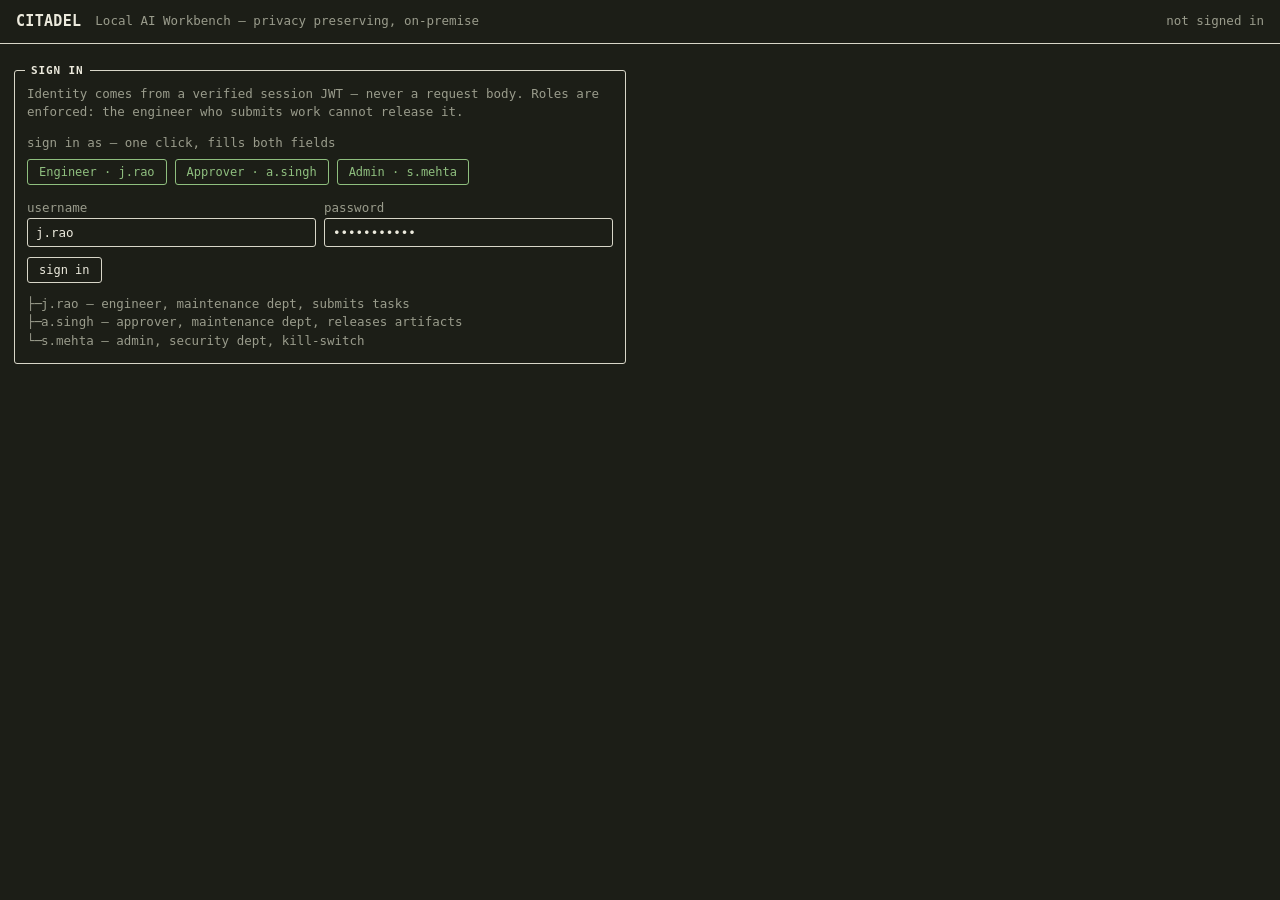
<file: app/ui/index.html>
<!doctype html>
<html lang="en">
<head>
<meta charset="utf-8">
<meta name="viewport" content="width=device-width, initial-scale=1">
<title>Citadel — Local AI Workbench</title>
<style>
  :root{
    --bg:#1c1e17; --panel:#1c1e17; --line:#d8d6c8; --ink:#eceadd; --dim:#9a9c8c;
    --ok:#8fbf7f; --deny:#e08a7f; --hold:#e0c07f; --accent:#8fc2d4;
    --mono:"Consolas","IBM Plex Mono",monospace;
  }
  *{box-sizing:border-box}
  body{margin:0;background:var(--bg);color:var(--ink);font-family:var(--mono);font-size:12.5px;line-height:1.5}
  a{color:var(--accent)}
  /* box with a label sitting on its top border, like the vision sketch */
  .box{border:1.5px solid var(--line);border-radius:3px;padding:14px 12px 12px;position:relative;margin-top:12px}
  .box>.lbl{position:absolute;top:-8px;left:10px;background:var(--bg);padding:0 6px;font-weight:700;letter-spacing:.08em;font-size:11px;text-transform:uppercase}
  .tree{margin:0;padding:0;list-style:none}
  .tree li{padding-left:14px;position:relative;white-space:nowrap;overflow:hidden;text-overflow:ellipsis}
  .tree li:before{content:"├─";position:absolute;left:0;color:var(--dim)}
  .tree li:last-child:before{content:"└─"}
  .tree .grp{font-weight:700;padding-left:0}
  .tree .grp:before{content:""}
  h1{font-size:15px;margin:0;font-weight:700;letter-spacing:.02em}
  header{display:flex;align-items:center;gap:14px;padding:10px 16px;border-bottom:1.5px solid var(--line);flex-wrap:wrap;position:sticky;top:0;background:var(--bg);z-index:20}
  #who{margin-left:auto;color:var(--dim)}
  .wrap{display:grid;grid-template-columns:250px minmax(430px,1fr) 300px;gap:14px;padding:14px;align-items:start}
  @media(max-width:1180px){.wrap{grid-template-columns:1fr}}
  button{font-family:var(--mono);font-size:12px;padding:5px 11px;background:transparent;color:var(--ink);border:1.5px solid var(--line);border-radius:3px;cursor:pointer}
  button:hover:not(:disabled){background:var(--line);color:var(--bg)}
  button:disabled{opacity:.4;cursor:not-allowed}
  button.go{border-color:var(--ok);color:var(--ok)} button.go:hover:not(:disabled){background:var(--ok);color:var(--bg)}
  button.no{border-color:var(--deny);color:var(--deny)} button.no:hover:not(:disabled){background:var(--deny);color:var(--bg)}
  input,textarea,select{font-family:var(--mono);font-size:12.5px;background:transparent;color:var(--ink);border:1.5px solid var(--line);border-radius:3px;padding:6px 8px;width:100%}
  textarea{resize:vertical;min-height:150px;line-height:1.6}
  .tabs{display:flex;gap:6px;flex-wrap:wrap;margin-bottom:-1px}
  .tab{border:1.5px solid var(--line);border-bottom:none;border-radius:3px 3px 0 0;padding:4px 12px;cursor:pointer;font-size:11.5px;background:var(--bg);color:var(--dim)}
  .tab.on{color:var(--ink);font-weight:700}
  .tabbody{border:1.5px solid var(--line);border-radius:0 3px 3px 3px;padding:14px;min-height:300px}
  .cli{background:#15170f;border:1.5px solid var(--line);border-radius:3px;padding:10px;height:190px;overflow-y:auto;white-space:pre-wrap;word-break:break-word}
  .cli .p{color:var(--ok)}
  .cliin{display:flex;gap:8px;align-items:center;margin-top:8px}
  .cliin span{color:var(--ok)}
  .row{display:flex;gap:8px;flex-wrap:wrap;align-items:center}
  .muted{color:var(--dim)}
  .act{border-bottom:1px dotted #3a3d31;padding:2px 0;display:flex;gap:8px}
  .act .t{color:var(--dim);flex:none}
  .st{border:1.5px solid currentColor;border-radius:999px;padding:0 8px;font-size:11px}
  .s-ok{color:var(--ok)} .s-bad{color:var(--deny)} .s-wait{color:var(--hold)} .s-run{color:var(--accent)}
  .ev-deny{color:var(--deny)} .ev-exec{color:var(--ok)} .ev-pol{color:var(--accent)} .ev-rel{color:var(--ok);font-weight:700}
  .hidden{display:none!important}
  .rep{background:#15170f;border:1.5px solid var(--line);border-radius:3px;padding:14px;white-space:pre-wrap;word-break:break-word;max-height:460px;overflow-y:auto;line-height:1.65}
  .scroll{max-height:250px;overflow-y:auto}
  .dot{width:7px;height:7px;border-radius:50%;display:inline-block;margin-right:5px}
  .on-d{background:var(--ok)} .off-d{background:var(--deny)}
  .spin{display:inline-block;width:10px;height:10px;border:2px solid #3a3d31;border-top-color:var(--ink);border-radius:50%;animation:s .7s linear infinite;vertical-align:-1px;margin-right:5px}
  @keyframes s{to{transform:rotate(360deg)}}
  .toast{border:1.5px solid;border-radius:3px;padding:8px 11px;margin:10px 14px 0}
  .t-e{border-color:var(--deny);color:var(--deny)} .t-o{border-color:var(--ok);color:var(--ok)}
</style>
</head>
<body>

<header>
  <h1>CITADEL</h1>
  <span class="muted">Local AI Workbench &mdash; privacy preserving, on-premise</span>
  <span id="who" class="muted">not signed in</span>
  <button id="logoutBtn" class="hidden">sign out</button>
</header>

<div id="toast"></div>

<!-- ============ SIGN IN (hidden once authenticated) ============ -->
<div id="loginWrap" style="padding:14px;max-width:640px">
  <div class="box"><span class="lbl">Sign in</span>
    <p class="muted" style="margin:0 0 12px">Identity comes from a verified session JWT &mdash; never a request body. Roles are enforced: the engineer who submits work cannot release it.</p>

    <div class="muted" style="margin-bottom:6px">sign in as &mdash; one click, fills both fields</div>
    <div class="row" style="margin-bottom:14px">
      <button class="persona go" data-u="j.rao"   data-p="engineer-pw">Engineer &middot; j.rao</button>
      <button class="persona go" data-u="a.singh" data-p="approver-pw">Approver &middot; a.singh</button>
      <button class="persona go" data-u="s.mehta" data-p="admin-pw">Admin &middot; s.mehta</button>
    </div>

    <div class="row" style="margin-bottom:10px">
      <div style="flex:1;min-width:150px"><div class="muted">username</div><input id="u" value="j.rao"></div>
      <div style="flex:1;min-width:150px"><div class="muted">password</div><input id="p" type="password" value="engineer-pw"></div>
    </div>
    <div class="row"><button id="loginBtn">sign in</button></div>
    <ul class="tree" style="margin-top:12px;color:var(--dim)">
      <li>j.rao &mdash; engineer, maintenance dept, submits tasks</li>
      <li>a.singh &mdash; approver, maintenance dept, releases artifacts</li>
      <li>s.mehta &mdash; admin, security dept, kill-switch</li>
    </ul>
  </div>
</div>

<!-- ============ WORKBENCH ============ -->
<div class="wrap hidden" id="bench">

  <!-- ---------- LEFT ---------- -->
  <div>
    <div class="box"><span class="lbl">Agent</span>
      <ul class="tree" id="agentTree">
        <li class="grp muted">no task running</li>
      </ul>
    </div>

    <div class="box"><span class="lbl">Resources / DB / Files</span>
      <div class="muted" style="margin-bottom:6px;font-size:11px" id="docsWho"></div>
      <ul class="tree" id="docTree"><li class="muted">loading…</li></ul>
      <div class="muted" style="margin-top:8px;font-size:11px">Click a file to open it. Access uses the same ACL rule as <b>rag.search</b> &mdash; nothing you cannot retrieve is readable here.</div>
    </div>

    <div class="box"><span class="lbl">Tools</span>
      <ul class="tree" id="toolTree"></ul>
      <div class="muted" style="margin-top:10px;font-size:11px">A disabled tool is denied on the next call even with a valid, unexpired capability token.</div>
      <div class="row" style="margin-top:8px">
        <select id="tool" style="flex:1">
          <option>python.execute</option><option>rag.search</option><option>generate_report</option>
        </select>
      </div>
      <div class="row" style="margin-top:6px">
        <button id="disableBtn" class="no">disable</button>
      </div>
      <div class="muted" style="margin-top:8px;font-size:11px">
        <b>One-way.</b> Section 6.8 names exactly one emergency control, so there is no
        re-enable endpoint. The flag lives in the server process &mdash; restart it to clear.
      </div>
    </div>
  </div>

  <!-- ---------- CENTRE ---------- -->
  <div>
    <div class="tabs">
      <div class="tab on" data-t="task">task.prompt</div>
      <div class="tab" data-t="report">report.md</div>
      <div class="tab" data-t="trace">trace</div>
      <div class="tab" data-t="file">file</div>
    </div>

    <div class="tabbody">
      <!-- TASK -->
      <div id="pane-task">
        <div class="muted" style="margin-bottom:8px">Describe the task. It runs synchronously: plan &rarr; agent loop &rarr; tool calls through the Tool Gateway. A real run takes 20&ndash;40s.</div>
        <textarea id="text">Using the available internal maintenance documents, identify the recent maintenance history of Pump P-101 and generate a short maintenance summary report.</textarea>
        <div class="row" style="margin-top:10px">
          <div style="width:190px"><div class="muted">classification</div>
            <select id="cls"><option>CONFIDENTIAL</option><option>INTERNAL</option><option>PUBLIC</option></select>
          </div>
          <button id="taskBtn" class="go" style="align-self:flex-end">commit &amp; run</button>
          <button id="denyBtn" style="align-self:flex-end">run denial-path task</button>
        </div>

        <div class="box hidden" id="resBox" style="margin-top:18px"><span class="lbl">Task</span>
          <div class="row" style="margin-bottom:8px">
            <b id="tid"></b> <span id="tstat" class="st"></span>
          </div>
          <div id="treason" class="muted"></div>
          <div class="row" style="margin-top:10px">
            <button id="refreshBtn">refresh</button>
            <button id="viewRepBtn">view report</button>
            <button id="approveBtn" class="go hidden">approve &amp; release</button>
            <button id="rejectBtn" class="no hidden">reject</button>
          </div>
          <div class="hidden" id="cmtWrap" style="margin-top:8px">
            <div class="muted">rejection comment</div><input id="cmt" placeholder="what needs fixing?">
          </div>
        </div>
      </div>

      <!-- REPORT -->
      <div id="pane-report" class="hidden">
        <div class="row" style="margin-bottom:10px">
          <b>Generated artifact</b>
          <span id="repMeta" class="muted"></span>
          <button id="repRefresh" style="margin-left:auto">reload</button>
        </div>
        <div class="rep" id="repBody"><span class="muted">No artifact yet. Run a task, then open this tab.</span></div>
      </div>

      <!-- FILE -->
      <div id="pane-file" class="hidden">
        <div class="row" style="margin-bottom:10px">
          <b id="fileName">no file open</b>
          <span id="fileMeta" class="muted"></span>
        </div>
        <div class="rep" id="fileBody"><span class="muted">Click a file in Resources / DB / Files.</span></div>
      </div>

      <!-- TRACE -->
      <div id="pane-trace" class="hidden">
        <div class="muted" style="margin-bottom:8px">Every ALLOW, DENY and release, hash-chained. Denials are first-class outcomes, not errors.</div>
        <div class="scroll" style="max-height:430px" id="traceBody"><span class="muted">No trace yet.</span></div>
      </div>
    </div>

    <!-- CLI -->
    <div class="box" style="margin-top:14px"><span class="lbl">CLI</span>
      <div class="cli" id="cliOut"><span class="muted">Type <b>help</b> for commands. This is the same API the `citadel` shell client uses.</span></div>
      <div class="cliin"><span>&gt;&gt;&gt;</span><input id="cliIn" placeholder="/task report on lathe" autocomplete="off"></div>
    </div>
  </div>

  <!-- ---------- RIGHT ---------- -->
  <div>
    <div class="box"><span class="lbl">Observability / Metrics</span>
      <ul class="tree" id="obsTree">
        <li class="muted">no run yet</li>
      </ul>
    </div>

    <div class="box"><span class="lbl">Environment / Sandbox state</span>
      <ul class="tree" id="sandTree">
        <li class="muted">idle</li>
      </ul>
    </div>

    <div class="box"><span class="lbl">Activity</span>
      <div class="scroll" id="activity"><span class="muted">nothing yet</span></div>
    </div>
  </div>
</div>

<script>
const $=s=>document.querySelector(s), $$=s=>document.querySelectorAll(s);
let TOKEN=localStorage.getItem('c_tok')||null, USER=localStorage.getItem('c_usr')||null;
let TASK=null, ARTIFACT=null, DISABLED={};

/* ---------- session ---------- */
function paint(){
  const on=!!TOKEN;
  $('#who').textContent = on?`signed in as ${USER}`:'not signed in';
  $('#loginWrap').classList.toggle('hidden',on);
  $('#bench').classList.toggle('hidden',!on);
  $('#logoutBtn').classList.toggle('hidden',!on);
  renderTools();
  if(on) loadDocs();
}
function toast(m,k='e'){ $('#toast').innerHTML=`<div class="toast ${k==='o'?'t-o':'t-e'}">${m}</div>`; if(k==='o') setTimeout(()=>$('#toast').innerHTML='',4000); }
function clearToast(){ $('#toast').innerHTML=''; }

async function api(path,opts={}){
  const h=Object.assign({'Content-Type':'application/json'},opts.headers||{});
  if(TOKEN) h['Authorization']='Bearer '+TOKEN;
  const r=await fetch(path,Object.assign({},opts,{headers:h}));
  const b=await r.json().catch(()=>({}));
  if(!r.ok){
    const d=b.detail&&b.detail.error?b.detail.error:null;
    // The session secret is per-process by design when CITADEL_SESSION_SECRET
    // is unset, so a server restart legitimately invalidates a cached token.
    // Drop it and show the sign-in form rather than looping on 401s.
    if(r.status===401 && TOKEN){
      TOKEN=USER=null; localStorage.removeItem('c_tok'); localStorage.removeItem('c_usr'); paint();
      toast('Session expired (the server restarted). Sign in again.');
    }
    throw new Error(d?`${d.code}: ${d.message}`:(b.detail||`HTTP ${r.status}`));
  }
  return b;
}
function busy(b,on,l){ b.disabled=on; if(on){b.dataset.o=b.textContent;b.innerHTML=`<span class="spin"></span>${l||'…'}`;} else if(b.dataset.o){b.textContent=b.dataset.o;} }

$('#loginBtn').onclick=async()=>{ clearToast(); const b=$('#loginBtn'); busy(b,true,'signing in');
  try{ const r=await api('/login',{method:'POST',body:JSON.stringify({username:$('#u').value,password:$('#p').value})});
    TOKEN=r.access_token; USER=$('#u').value; localStorage.setItem('c_tok',TOKEN); localStorage.setItem('c_usr',USER);
    paint(); cli(`signed in as ${USER}`,'ok');
  }catch(e){ toast(e.message);} finally{ busy(b,false);} };
$('#logoutBtn').onclick=()=>{ TOKEN=USER=null; localStorage.removeItem('c_tok'); localStorage.removeItem('c_usr'); paint(); };

// One click fills BOTH fields and signs in. The previous form kept a stale
// password when only the username was changed, which made every persona
// except the default look like it "could not sign in".
$$('.persona').forEach(b=>b.onclick=()=>{
  $('#u').value=b.dataset.u; $('#p').value=b.dataset.p; $('#loginBtn').click();
});

/* ---------- tabs ---------- */
$$('.tab').forEach(t=>t.onclick=()=>{
  $$('.tab').forEach(x=>x.classList.remove('on')); t.classList.add('on');
  ['task','report','trace','file'].forEach(n=>$('#pane-'+n).classList.toggle('hidden', n!==t.dataset.t));
  if(t.dataset.t==='report') loadReport();
});
function showTab(n){ $$('.tab').forEach(x=>x.classList.toggle('on',x.dataset.t===n));
  ['task','report','trace','file'].forEach(m=>$('#pane-'+m).classList.toggle('hidden',m!==n)); }

/* ---------- documents ---------- */
async function loadDocs(){
  if(!TOKEN) return;
  try{
    const d=await api('/documents');
    $('#docsWho').textContent=`you: ${d.requester.department} · ${d.requester.clearance}`;
    const byDept={};
    d.documents.forEach(x=>(byDept[x.department]=byDept[x.department]||[]).push(x));
    let html='';
    for(const dept of Object.keys(byDept).sort()){
      html+=`<li class="grp" style="margin-top:6px">${dept.toUpperCase()}_DEPT</li>`;
      byDept[dept].forEach(x=>{
        const cls = x.readable?'':'s-bad';
        const mark = x.readable
          ? `<span class="muted">${x.classification}</span>`
          : `<span class="s-bad">withheld</span>`;
        html+=`<li><a href="#" class="doc ${cls}" data-id="${x.document_id}" title="${x.readable?'open':x.reason}">${x.document_id}</a> · ${mark}</li>`;
      });
    }
    html+=`<li class="grp" style="margin-top:6px">REJECTED AT INGEST</li>
           <li class="muted" title="no .meta.json sidecar — section 6.9 rejects it outright">pump_p102_notes · no ACL sidecar</li>`;
    $('#docTree').innerHTML=html;
    $$('.doc').forEach(a=>a.onclick=e=>{e.preventDefault();openDoc(a.dataset.id);});
  }catch(e){ $('#docTree').innerHTML=`<li class="s-bad">${e.message}</li>`; }
}

async function openDoc(id){
  showTab('file');
  $('#fileName').textContent=id; $('#fileMeta').textContent=''; $('#fileBody').textContent='loading…';
  try{
    const d=await api(`/documents/${id}`);
    $('#fileMeta').textContent=`${d.classification} · acl:[${d.acl.join(', ')}] · ${d.department} · ${d.chunks} chunks`;
    $('#fileBody').textContent=d.content||d.read_error||'(empty)';
    cli(`opened ${id} (${d.classification})`,'ok');
  }catch(e){
    $('#fileMeta').textContent='';
    $('#fileBody').innerHTML=`<span class="s-bad">${e.message}</span>
      <div class="muted" style="margin-top:10px">This is the ACL rule doing its job: the same check <b>rag.search</b> applies inside the Data Plane, applied to you.</div>`;
    cli(`${id}: ${e.message}`,'bad');
  }
}

/* ---------- tools ---------- */
function renderTools(){
  const t=$('#toolTree'); if(!t) return;
  const tools=['rag.search','python.execute','generate_report'];
  t.innerHTML = `<li class="grp">AVAILABLE</li>` + tools.map(x=>{
    const off=DISABLED[x];
    return `<li><span class="dot ${off?'off-d':'on-d'}"></span>${x}${off?' <span class="s-bad">DISABLED</span>':''}</li>`;
  }).join('');
}

/* ---------- run a task ---------- */
async function runTask(text){
  clearToast(); const b=$('#taskBtn'); busy(b,true,'planning & executing'); $('#denyBtn').disabled=true;
  cli(`/task ${text.slice(0,60)}${text.length>60?'…':''}`);
  try{
    const r=await api('/task',{method:'POST',body:JSON.stringify({text,classification:$('#cls').value})});
    TASK=r.task_id; ARTIFACT=null;
    cli(`task_id: ${r.task_id}  status: ${r.status}`, r.status==='FAILED'?'bad':'ok');
    showResult(r); await refreshAll();
  }catch(e){ toast(e.message); cli(e.message,'bad'); }
  finally{ busy(b,false); $('#denyBtn').disabled=false; }
}
$('#taskBtn').onclick=()=>runTask($('#text').value);
$('#denyBtn').onclick=()=>runTask('Summarise the Q3 finance report and its headcount figures.');

function sClass(s){ return s==='COMPLETED'?'s-ok':s==='FAILED'?'s-bad':s==='WAITING_FOR_APPROVAL'?'s-wait':'s-run'; }
function showResult(r){
  const st=r.status||r.task_status;
  $('#resBox').classList.remove('hidden');
  $('#tid').textContent=r.task_id||TASK;
  $('#tstat').textContent=st; $('#tstat').className='st '+sClass(st);
  $('#treason').textContent=r.reason||'';
  const w=st==='WAITING_FOR_APPROVAL';
  $('#approveBtn').classList.toggle('hidden',!w);
  $('#rejectBtn').classList.toggle('hidden',!w);
  $('#cmtWrap').classList.toggle('hidden',!w);
}
$('#refreshBtn').onclick=async()=>{ if(!TASK)return;
  try{ const r=await api(`/tasks/${TASK}`); showResult(Object.assign({task_id:TASK},r)); await refreshAll(); }catch(e){toast(e.message);} };

/* ---------- trace / panels ---------- */
async function refreshAll(){
  if(!TASK) return;
  let t; try{ t=await api(`/tasks/${TASK}/trace`);}catch(e){ return; }
  const ev=t.events;

  // trace tab
  $('#traceBody').innerHTML = ev.map(e=>{
    const ty=e.event_type; const p=e.payload||{};
    let c = ty==='TOOL_DENIED'?'ev-deny' : ty==='TOOL_EXECUTED'?'ev-exec'
          : (ty==='ARTIFACT_RELEASED'||ty==='APPROVAL_GRANTED')?'ev-rel'
          : ty==='POLICY_DECISION'?'ev-pol':'';
    let d=[];
    if(p.decision) d.push('decision='+p.decision);
    if(p.tool) d.push(p.tool);
    if(p.reason) d.push(p.reason);
    if(p.filtered_documents&&p.filtered_documents.length) d.push('filtered: '+p.filtered_documents.map(x=>x.document_id||x).join(', '));
    return `<div class="act"><span class="t">${String(e.seq).padStart(2,'0')}</span><span class="${c}">${ty}</span><span class="muted">${d.join(' · ')}</span></div>`;
  }).join('');

  // activity (newest last, like the sketch)
  $('#activity').innerHTML = ev.slice(-14).map(e=>{
    const hhmm=new Date(e.timestamp).toLocaleTimeString([], {hour:'2-digit',minute:'2-digit',second:'2-digit'});
    return `<div class="act"><span class="t">${hhmm}</span><span>${e.event_type}</span></div>`;
  }).join('');

  // observability counts
  const c={}; ev.forEach(e=>c[e.event_type]=(c[e.event_type]||0)+1);
  const denied=c['TOOL_DENIED']||0, exec=c['TOOL_EXECUTED']||0;
  $('#obsTree').innerHTML=`
    <li class="grp">CHAIN</li><li>${ev.length} events &middot; <span class="s-ok">hash-linked</span></li>
    <li class="grp" style="margin-top:6px">TOOL CALLS</li>
    <li><span class="s-ok">${exec} executed</span></li>
    <li><span class="${denied?'s-bad':'muted'}">${denied} denied</span></li>
    <li class="grp" style="margin-top:6px">POLICY</li>
    <li>${c['POLICY_DECISION']||0} decisions</li>
    <li>${c['CAPABILITY_CHECKED']||0} capability checks</li>
    <li class="grp" style="margin-top:6px">EVIDENCE</li>
    <li>${c['EVIDENCE_RETRIEVED']||0} retrievals</li>`;

  // sandbox tree
  const art=ev.filter(e=>e.event_type==='ARTIFACT_CREATED').pop();
  if(art&&art.payload) ARTIFACT=art.payload.artifact_id;
  const appr=ev.filter(e=>e.event_type==='APPROVAL_REQUESTED').pop();
  $('#sandTree').innerHTML=`
    <li class="grp">TASK</li><li>${TASK}</li>
    <li class="grp" style="margin-top:6px">ARTIFACTS</li>
    <li>${ARTIFACT||'<span class="muted">none</span>'}</li>
    <li>${c['ARTIFACT_VERIFIED']?'<span class="s-ok">verified 5/5</span>':'<span class="muted">not verified</span>'}</li>
    <li>${c['ARTIFACT_RELEASED']?'<span class="s-ok">RELEASED</span>':'<span class="muted">not released</span>'}</li>
    <li class="grp" style="margin-top:6px">APPROVAL</li>
    <li>${appr&&appr.payload?appr.payload.approval_id:'<span class="muted">none</span>'}</li>`;

  // agent panel
  const plan=ev.filter(e=>e.event_type==='PLAN_CREATED').pop();
  const acts=ev.filter(e=>e.event_type==='ACTION_REQUESTED');
  const last=acts.length?acts[acts.length-1]:null;
  const agentId=(ev.find(e=>e.event_type==='AGENT_STARTED')||{}).actor_id||'-';
  $('#agentTree').innerHTML=`
    <li class="grp">GOAL</li><li>${($('#text').value||'').slice(0,42)}…</li>
    <li class="grp" style="margin-top:6px">AGENT</li><li>${agentId}</li>
    <li class="grp" style="margin-top:6px">PLAN</li>
    <li>${plan&&plan.payload&&plan.payload.steps?plan.payload.steps.length:'-'} steps</li>
    <li class="grp" style="margin-top:6px">LAST ACTION</li>
    <li>${last&&last.payload?(last.payload.action||last.payload.tool||'-'):'-'}</li>
    <li class="grp" style="margin-top:6px">TOOL CALLS</li>
    <li><span class="s-ok">${exec} ok</span> / <span class="${denied?'s-bad':'muted'}">${denied} denied</span></li>`;
}

/* ---------- report ---------- */
async function loadReport(){
  if(!ARTIFACT){ await refreshAll(); }
  if(!ARTIFACT){ $('#repBody').innerHTML='<span class="muted">No artifact produced yet. Run a task that reaches generate_report.</span>'; $('#repMeta').textContent=''; return; }
  try{
    const a=await api(`/artifacts/${ARTIFACT}`);
    $('#repMeta').textContent=`${a.artifact_id} · ${a.status} · ${a.classification} · sha256 ${(a.hash||'').slice(0,12)}… · ${a.provenance.length} sources`;
    $('#repBody').textContent = a.content || a.read_error || '(empty)';
  }catch(e){ $('#repBody').innerHTML=`<span class="s-bad">${e.message}</span>`; $('#repMeta').textContent=''; }
}
$('#repRefresh').onclick=loadReport;
$('#viewRepBtn').onclick=()=>{ showTab('report'); loadReport(); };

/* ---------- approval ---------- */
async function approvalId(){
  const t=await api(`/tasks/${TASK}/trace`);
  for(const e of t.events) if(e.event_type==='APPROVAL_REQUESTED'&&e.payload&&e.payload.approval_id) return e.payload.approval_id;
  throw new Error('no APPROVAL_REQUESTED event yet');
}
async function decide(d,btn){ clearToast(); busy(btn,true,'submitting');
  try{ const id=await approvalId();
    const r=await api(`/approvals/${id}/decision`,{method:'POST',body:JSON.stringify({decision:d,comment:$('#cmt').value||null})});
    showResult(Object.assign({task_id:r.task_id,status:r.task_status},r));
    cli(`${d} → artifact=${r.artifact_status||'-'} task=${r.task_status}`,'ok');
    await refreshAll(); if(d==='APPROVED'){ showTab('report'); loadReport(); }
  }catch(e){ toast(e.message); cli(e.message,'bad'); } finally{ busy(btn,false);} }
$('#approveBtn').onclick=e=>decide('APPROVED',e.target);
$('#rejectBtn').onclick=e=>decide('REJECTED',e.target);

/* ---------- kill switch ---------- */
// Disable-only, on purpose: section 6.8 names exactly one control and the
// server exposes no re-enable. An earlier version of this panel sent
// {disabled:false} and reported success -- the endpoint ignored it and
// disabled anyway, so the UI was reporting something that had not happened.
async function disableTool(btn){ clearToast(); busy(btn,true,'applying');
  const name=$('#tool').value;
  try{ const r=await api(`/admin/tools/${name}/disable`,{method:'POST',body:JSON.stringify({})});
    DISABLED[name]=r.disabled; renderTools();
    cli(`admin disable-tool ${name} → DISABLED${r.previously_disabled?' (already was)':''}`,'ok');
    if(!r.known_tool) cli(`  note: '${name}' is not a registered tool name`,'bad');
  }catch(e){ toast(e.message); cli(e.message,'bad'); } finally{ busy(btn,false);} }
$('#disableBtn').onclick=e=>disableTool(e.target);

/* ---------- in-browser CLI ---------- */
function cli(line,kind){
  const c=kind==='bad'?'ev-deny':kind==='ok'?'ev-exec':'';
  $('#cliOut').innerHTML += `<div class="${c}">${line.replace(/</g,'&lt;')}</div>`;
  $('#cliOut').scrollTop=$('#cliOut').scrollHeight;
}
function echo(cmd){ $('#cliOut').innerHTML+=`<div><span class="p">&gt;&gt;&gt;</span> ${cmd.replace(/</g,'&lt;')}</div>`; }

const HELP=`commands
  /task <text>            create and run a task
  /status [task_id]       task status
  /trace [task_id]        event trace
  /report [artifact_id]   print the generated report
  /files                  list the corpus, with what you may read
  /open <document_id>     open a document (ACL enforced)
  /approve [task_id]      approve and release
  /reject <comment>       reject, triggers the one bounded revision
  admin disable-tool <t>  kill-switch a tool (one-way; restart to clear)
  clear                   clear this pane`;

$('#cliIn').addEventListener('keydown',async e=>{
  if(e.key!=='Enter') return;
  const raw=e.target.value.trim(); if(!raw) return;
  e.target.value=''; echo(raw);
  const [cmd,...rest]=raw.split(/\s+/); const arg=rest.join(' ');
  try{
    if(cmd==='help'){ cli(HELP); }
    else if(cmd==='clear'){ $('#cliOut').innerHTML=''; }
    else if(cmd==='/task'){ if(!arg) return cli('usage: /task <text>','bad'); $('#text').value=arg; await runTask(arg); }
    else if(cmd==='/status'){ const id=arg||TASK; if(!id) return cli('no task','bad');
      const r=await api(`/tasks/${id}`); cli(`${id}  ${r.status}  ${r.classification}`); }
    else if(cmd==='/trace'){ const id=arg||TASK; if(!id) return cli('no task','bad');
      const t=await api(`/tasks/${id}/trace`); t.events.forEach(x=>cli(`  ${String(x.seq).padStart(2,'0')} ${x.event_type}`, x.event_type==='TOOL_DENIED'?'bad':null)); }
    else if(cmd==='/report'){ const id=arg||ARTIFACT; if(!id) return cli('no artifact','bad');
      const a=await api(`/artifacts/${id}`);
      ARTIFACT=a.artifact_id;               // so the report pane resolves it too
      cli(`--- ${a.artifact_id} (${a.status}, ${a.classification}) ---`); cli(a.content||'(empty)');
      showTab('report'); await loadReport(); }
    else if(cmd==='/files'){ const d=await api('/documents');
      cli(`you: ${d.requester.department} · ${d.requester.clearance}`);
      d.documents.forEach(x=>cli(`  ${x.readable?'[ok] ':'[--] '}${x.document_id}  ${x.classification}  acl:[${x.acl.join(',')}]${x.readable?'':'  '+x.reason}`, x.readable?null:'bad'));
      await loadDocs(); }
    else if(cmd==='/open'){ if(!arg) return cli('usage: /open <document_id>','bad'); await openDoc(arg); }
    else if(cmd==='/approve'){ if(arg) TASK=arg; await decide('APPROVED',$('#approveBtn')); }
    else if(cmd==='/reject'){ $('#cmt').value=arg; await decide('REJECTED',$('#rejectBtn')); }
    else if(cmd==='admin'){
      if(/^admin\s+enable-tool/.test(raw))
        return cli('there is no enable-tool: section 6.8 names one control. Restart the server to clear the flag.','bad');
      const m=raw.match(/^admin\s+disable-tool\s+(\S+)/);
      if(!m) return cli('usage: admin disable-tool <tool>','bad');
      $('#tool').value=m[1]; await disableTool($('#disableBtn'));
    }
    else cli(`unknown command: ${cmd} — try "help"`,'bad');
  }catch(err){ cli(err.message,'bad'); }
});

paint();
</script>
</body>
</html>
</file>
